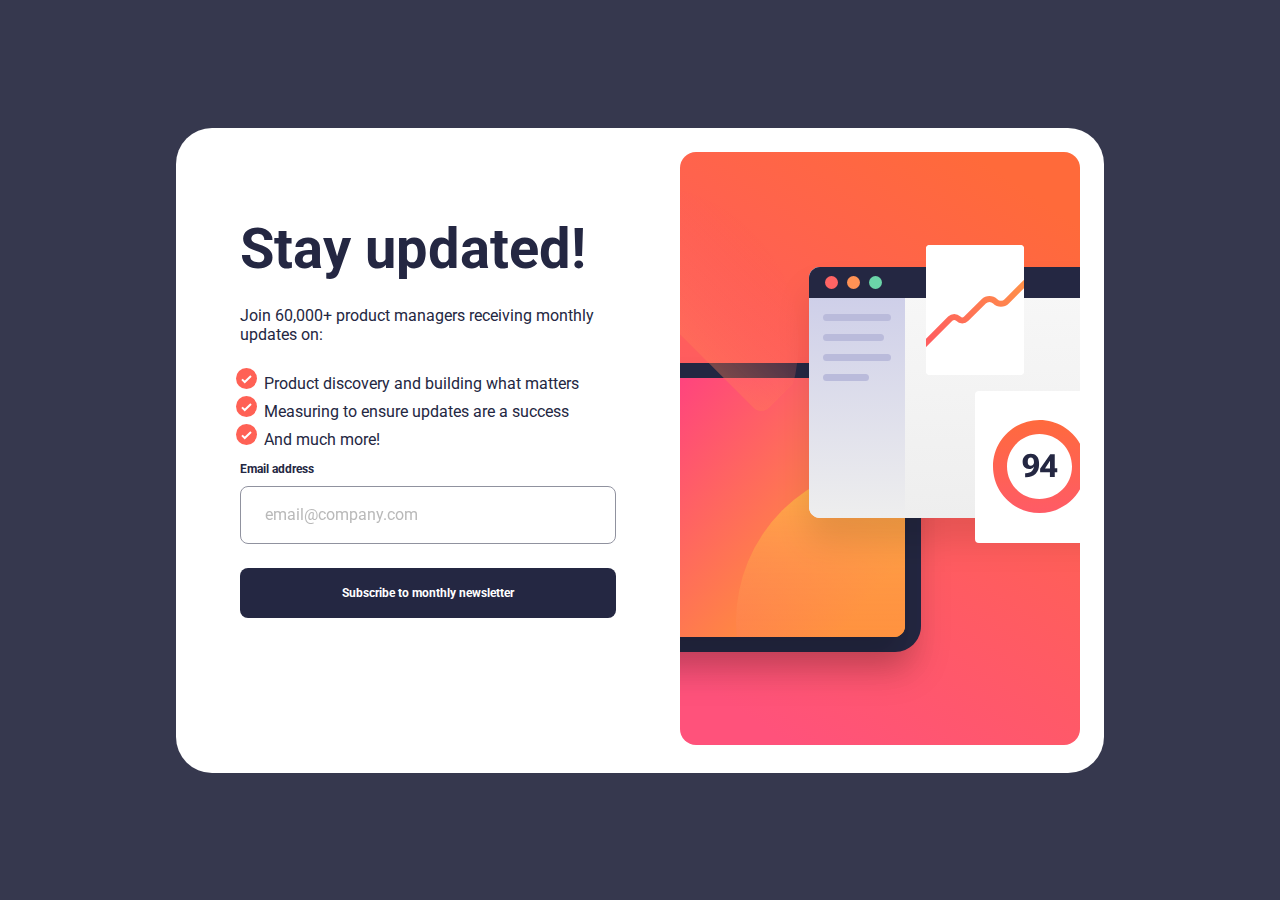
<file: index.html>
<!DOCTYPE html>
<html lang="en">
  <head>
    <meta charset="UTF-8" />
    <meta name="viewport" content="width=device-width, initial-scale=1.0" />
    <!-- displays site properly based on user's device -->
    <link rel="stylesheet" href="style.css" />

    <link
      rel="icon"
      type="image/png"
      sizes="32x32"
      href="./assets/images/favicon-32x32.png"
    />

    <title>
      Frontend Mentor | Newsletter sign-up form with success message
    </title>
  </head>
  <body>
    <main>
      <div class="container">
        <div class="form-text">
          <h1>Stay updated!</h1>
          <p>Join 60,000+ product managers receiving monthly updates on:</p>

          <ul>
            <li>Product discovery and building what matters</li>
            <li>Measuring to ensure updates are a success</li>
            <li>And much more!</li>
          </ul>
        </div>
        <form action="success.html" method="post" id="myForm">
          <label for="email">Email address</label>
          <input
            type="email"
            name="email"
            id="email"
            placeholder="email@company.com"
            required
          />
          <button type="submit">Subscribe to monthly newsletter</button>
        </form>
      </div>
      <div class="image">
        <picture>
          <source
            srcset="assets/images/illustration-sign-up-mobile.svg"
            media="(max-width: 375px)"
          />
          <img
            src="assets/images/illustration-sign-up-desktop.svg"
            alt="Desktop"
          />
        </picture>
      </div>
    </main>
    <script src="script.js"></script>
  </body>
</html>
</file>
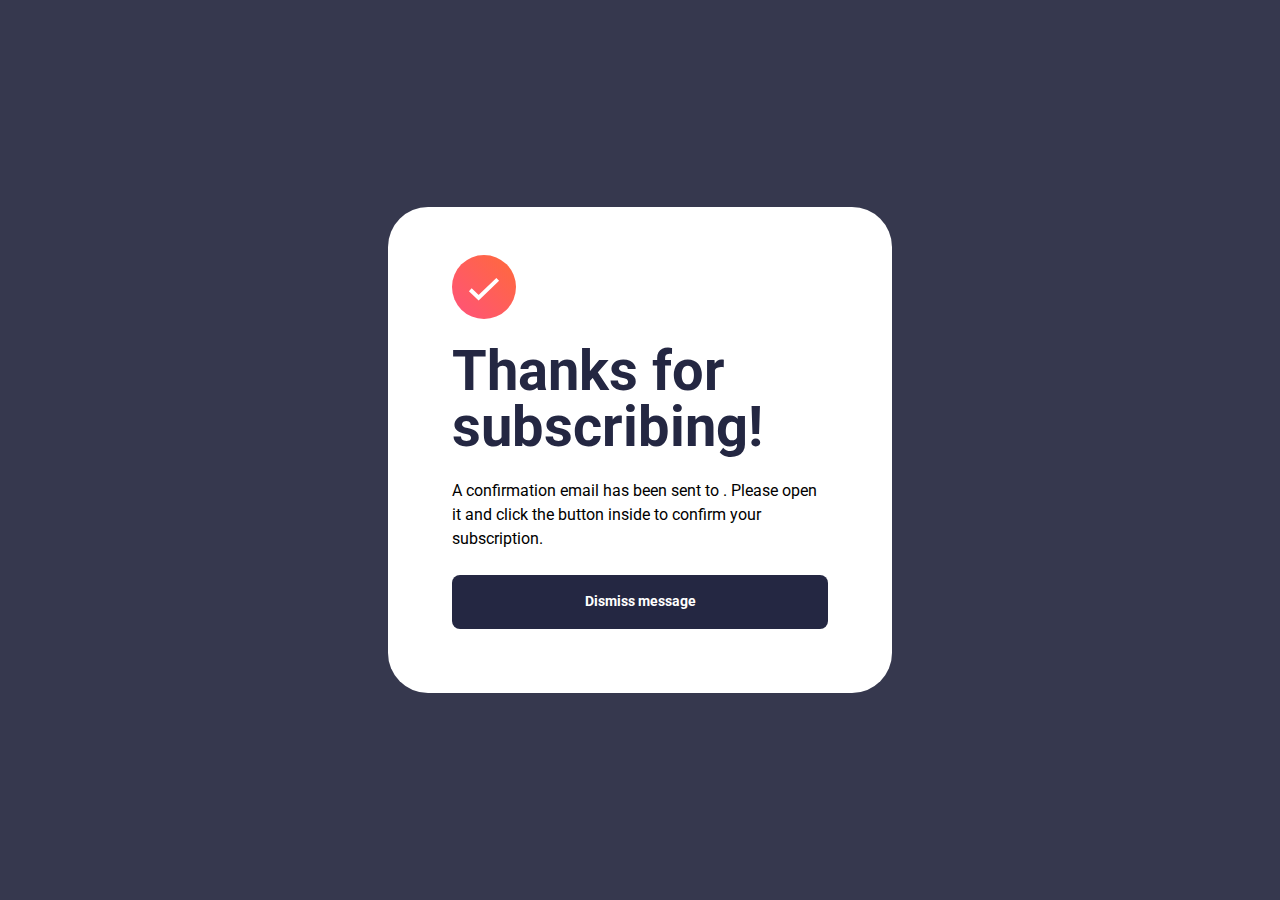
<file: success.html>
<!DOCTYPE html>
<html lang="en">
  <head>
    <meta charset="UTF-8" />
    <meta name="viewport" content="width=device-width, initial-scale=1.0" />
    <title>Document</title>
    <link rel="stylesheet" href="style.css" />
  </head>
  <body>
    <div class="subscription">
      <img src="assets/images/icon-success.svg" alt="Succeess" />
      <h1>Thanks for subscribing!</h1>
      <p class="confirm-text">
        A confirmation email has been sent to
        <span class="target-email"></span>. Please open it and click the button
        inside to confirm your subscription.
      </p>
      <button>Dismiss message</button>
    </div>

    <script>
      let email = localStorage.getItem("email");

      // Display the email in the target span
      let targetEmail = document.querySelector(".target-email");
      targetEmail.textContent = email;

      // Clear the stored email from localStorage
      localStorage.removeItem("email");
    </script>
  </body>
</html>
</file>
<file: style.css>
@import url("https://fonts.googleapis.com/css2?family=Roboto:wght@100;300;400;500;700;900&display=swap");

* {
  margin: 0;
  padding: 0;
  box-sizing: border-box;
  font-family: "Roboto", sans-serif;
}

body {
  height: 100vh;
  width: 100vw;
  display: flex;
  justify-content: center;
  align-items: center;
  background: var(--neutral-charcoal-grey);
}

:root {
  --primary-tomato: hsl(4, 100%, 67%);
  --neutral-slate-grey: hsl(234, 29%, 20%);
  --neutral-charcoal-grey: hsl(235, 18%, 26%);
}

main {
  background: white;
  border-radius: 2.25rem;
  padding: 1.5rem;
  display: flex;
  gap: 4rem;

  max-width: 928px;
}

@media (max-width: 375px) {
  main {
    flex-direction: column-reverse;
    border-radius: 0%;
    gap: 1.5rem;
    padding: 0;
  }
}
.container {
  display: flex;
  flex-direction: column;
  gap: 0.5rem;
  padding-left: 2.5rem;
  padding-top: 4rem;
}
h1 {
  color: var(--neutral-slate-grey);
  font-size: 3.5rem;
  font-weight: 700;
}
.form-text {
  color: var(--neutral-slate-grey);
  display: flex;
  flex-direction: column;
  gap: 1.5rem;
}
ul {
  list-style-image: url(assets/images/icon-list.svg);
  padding-left: 1.5rem;
}
li {
  color: var(--neutral-slate-grey);
  line-height: 1.5;
}

@media (max-width: 375px) {
  .container {
    gap: 1.5rem;
    overflow-wrap: break-word;
    padding-left: 1.5rem;
    padding-right: 1.5rem;
    padding-top: 0.5rem;
    padding-bottom: 2.5rem;
  }
  h1 {
    font-size: 2.5rem;
  }
}

form {
  display: flex;
  flex-direction: column;
}

label {
  margin-bottom: 0.5rem;
  color: var(--neutral-slate-grey);
  font-size: 0.75rem;
  font-weight: 700;
  line-height: 150%;
}

input {
  border: 1px solid var(--neutral-slate-grey);
  border-radius: 0.5rem;
  padding: 1rem 1.5rem;
  margin-bottom: 1.5rem;
}
input:placeholder-shown {
  color: var(--neutral-slate-grey);
  opacity: 0.5;
  font-size: 1rem;
  font-weight: 400;
  line-height: 150%;
}
form button {
  background: var(--neutral-slate-grey);
  padding: 1rem 4.5rem;
  color: white;
  font-weight: 700;
  font-size: 0.75rem;
  line-height: 150%;
  border: 0;
  border-radius: 0.5rem;
  cursor: pointer;
  transition: 0.3s ease-in-out;
}
form button:is(:hover, :focus) {
  background: var(--primary-tomato);
  box-shadow: 0px 16px 32px 0px rgba(255, 97, 85, 0.5);
  transition: 0.3s ease-in-out;
  color: white;
}

/* Success page styling */
.subscription {
  max-width: 504px;
  background: white;
  border-radius: 2.5rem;
  padding: 3rem 4rem 4rem 4rem;
  display: grid;
  gap: 1.5rem;
}
.subscription h1 {
  font-size: 3.5rem;
  line-height: 100%;
}
.subscription button {
  background: var(--neutral-slate-grey);
  padding: 1rem 4.5rem;
  color: white;
  font-weight: 700;
  font-size: 0.9rem;
  line-height: 150%;
  border: 0;
  border-radius: 0.5rem;
  cursor: pointer;
  transition: 0.3s ease-in-out;
}
.subscription button:is(:hover, :focus) {
  background: var(--primary-tomato);
  box-shadow: 0px 16px 32px 0px rgba(255, 97, 85, 0.5);
  color: white;
  transition: 0.3s ease-in-out;
}
.confirm-text {
  font-weight: 400;
  line-height: 150%;
}
.confirm-text .target-email {
  font-weight: 700;
  color: var(--neutral-charcoal-grey);
}

@media (max-width: 375px) {
  body {
    background: white;
  }
  .subscription {
    border-radius: 0;
    padding: 150px 1.5rem 2.5rem 1.5rem;
  }
  .subscription h1 {
    font-size: 2.5rem;
  }
  .confirm-text {
    margin-bottom: 16.5rem;
  }
}
</file>
